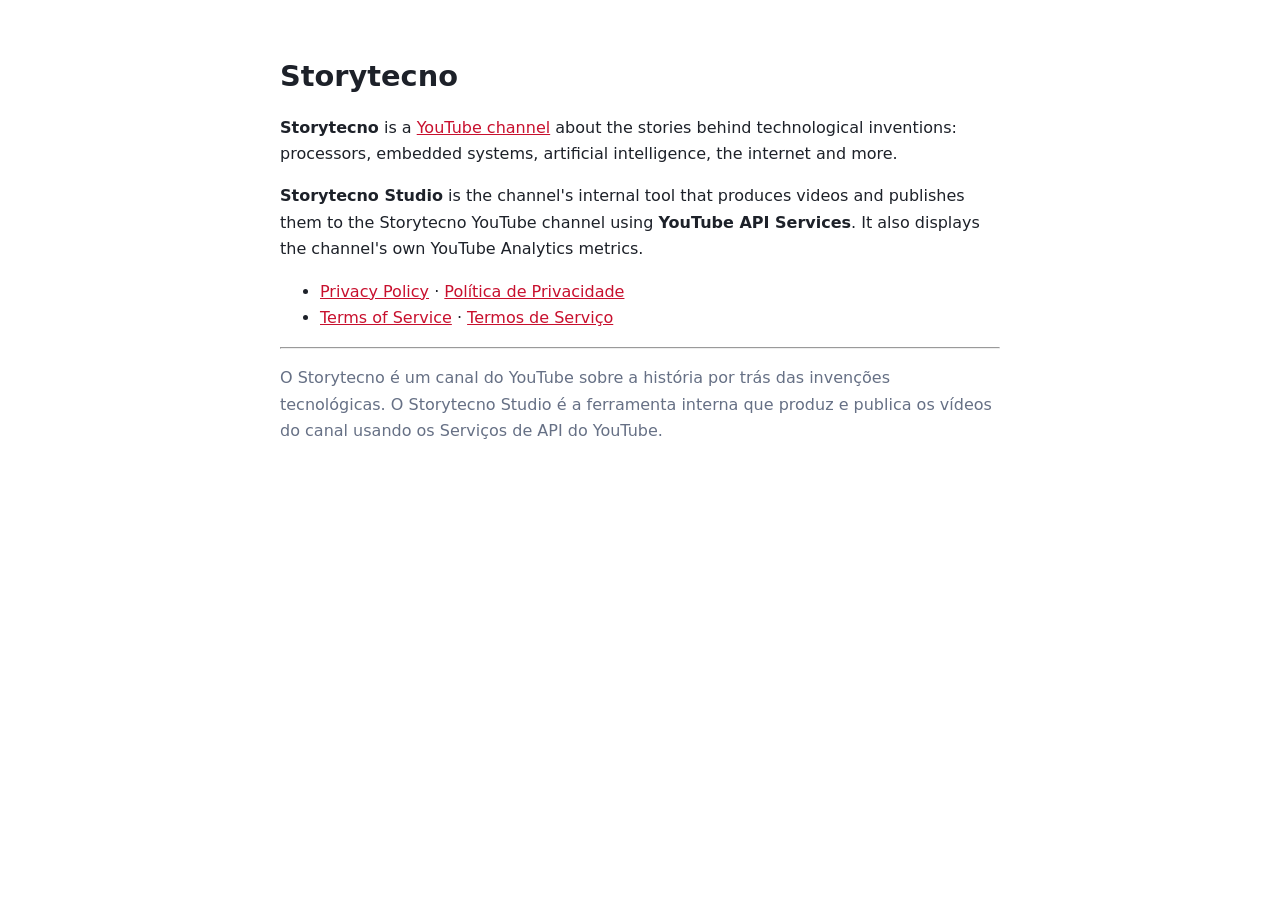
<file: index.html>
<!doctype html>
<html lang="en">
<head>
<meta charset="utf-8">
<meta name="viewport" content="width=device-width, initial-scale=1">
<title>Storytecno</title>
<link rel="stylesheet" href="style.css">
</head>
<body>
<main>
<h1>Storytecno</h1>
<p><b>Storytecno</b> is a <a href="https://www.youtube.com/channel/UCANfyL2QCPIx1k1WJ9EM_ew">YouTube channel</a>
about the stories behind technological inventions: processors, embedded systems, artificial intelligence,
the internet and more.</p>
<p><b>Storytecno Studio</b> is the channel's internal tool that produces videos and publishes them to the
Storytecno YouTube channel using <b>YouTube API Services</b>. It also displays the channel's own YouTube
Analytics metrics.</p>
<ul>
  <li><a href="privacy-en.html">Privacy Policy</a> · <a href="privacy.html">Política de Privacidade</a></li>
  <li><a href="terms-en.html">Terms of Service</a> · <a href="terms.html">Termos de Serviço</a></li>
</ul>
<hr>
<p class="muted">O Storytecno é um canal do YouTube sobre a história por trás das invenções tecnológicas.
O Storytecno Studio é a ferramenta interna que produz e publica os vídeos do canal usando os Serviços de
API do YouTube.</p>
</main>
</body>
</html>
</file>
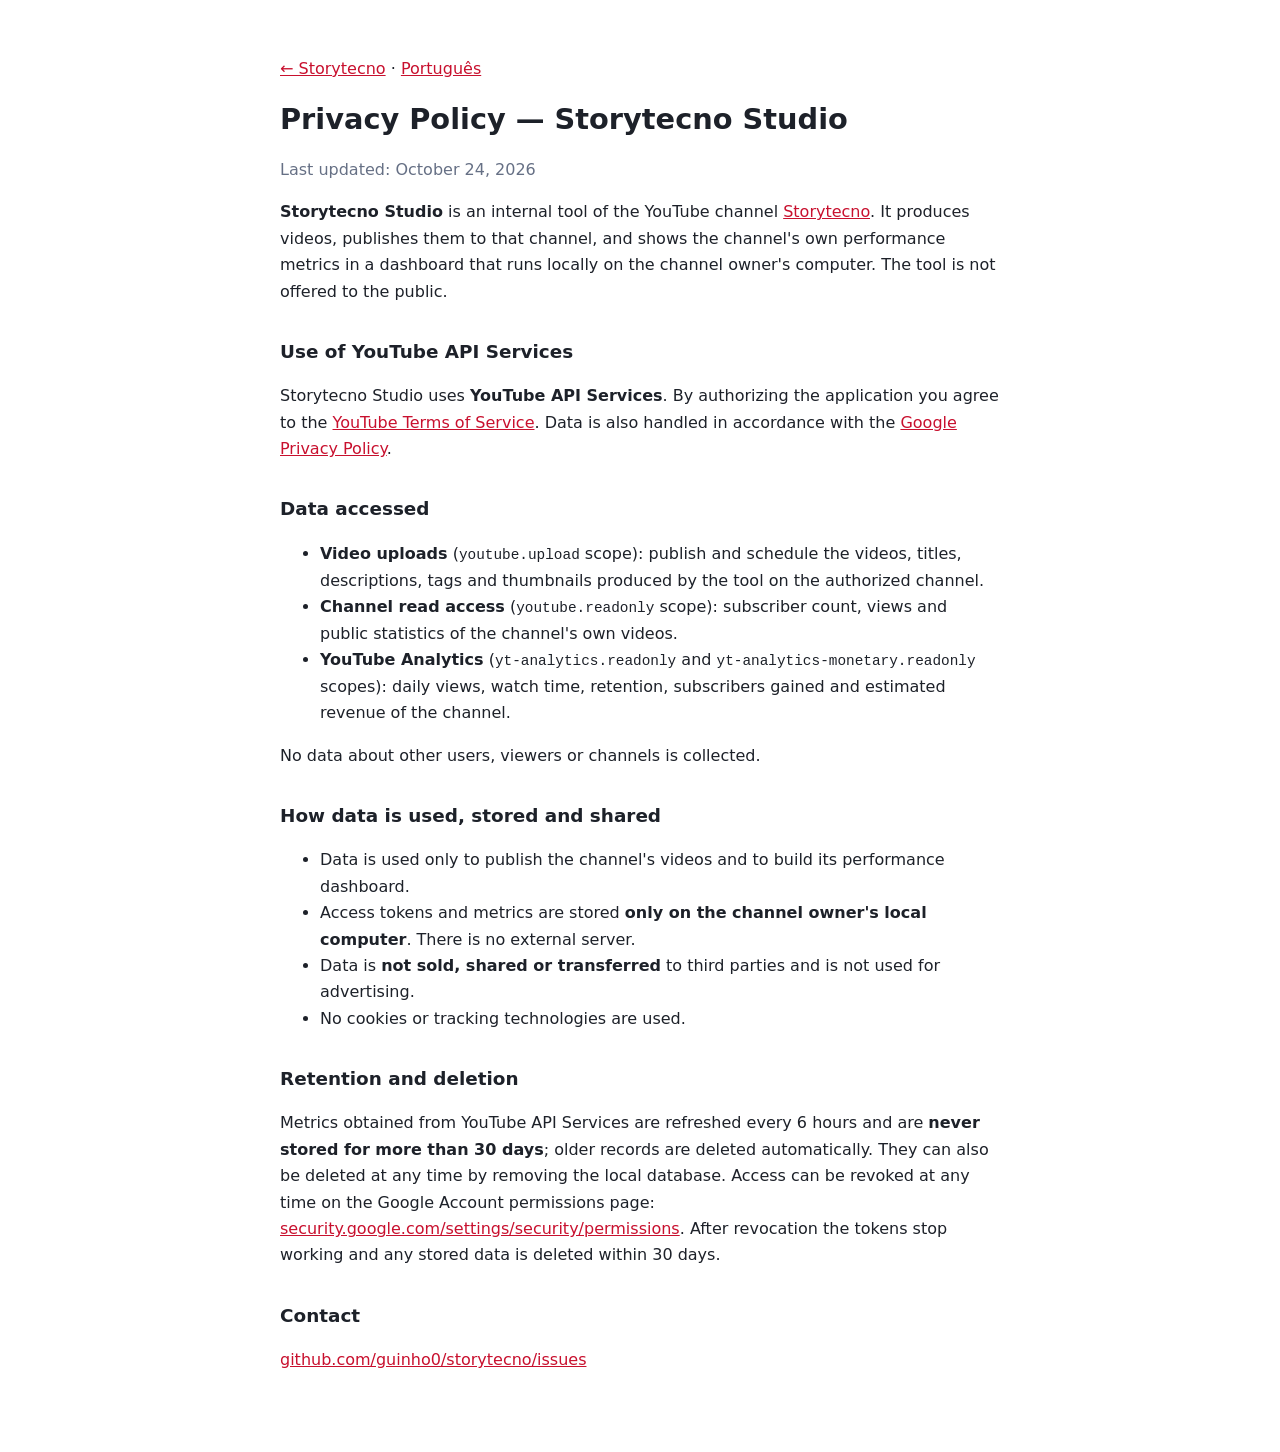
<file: privacy-en.html>
<!doctype html>
<html lang="en">
<head>
<meta charset="utf-8">
<meta name="viewport" content="width=device-width, initial-scale=1">
<title>Privacy Policy — Storytecno Studio</title>
<link rel="stylesheet" href="style.css">
</head>
<body>
<main>
<p><a href="index.html">← Storytecno</a> · <a href="privacy.html">Português</a></p>
<h1>Privacy Policy — Storytecno Studio</h1>
<p class="muted">Last updated: October 24, 2026</p>

<p><b>Storytecno Studio</b> is an internal tool of the YouTube channel
<a href="https://www.youtube.com/channel/UCANfyL2QCPIx1k1WJ9EM_ew">Storytecno</a>. It produces videos,
publishes them to that channel, and shows the channel's own performance metrics in a dashboard that runs
locally on the channel owner's computer. The tool is not offered to the public.</p>

<h2>Use of YouTube API Services</h2>
<p>Storytecno Studio uses <b>YouTube API Services</b>. By authorizing the application you agree to the
<a href="https://www.youtube.com/t/terms">YouTube Terms of Service</a>. Data is also handled in accordance
with the <a href="https://policies.google.com/privacy">Google Privacy Policy</a>.</p>

<h2>Data accessed</h2>
<ul>
  <li><b>Video uploads</b> (<code>youtube.upload</code> scope): publish and schedule the videos, titles,
      descriptions, tags and thumbnails produced by the tool on the authorized channel.</li>
  <li><b>Channel read access</b> (<code>youtube.readonly</code> scope): subscriber count, views and public
      statistics of the channel's own videos.</li>
  <li><b>YouTube Analytics</b> (<code>yt-analytics.readonly</code> and <code>yt-analytics-monetary.readonly</code>
      scopes): daily views, watch time, retention, subscribers gained and estimated revenue of the channel.</li>
</ul>
<p>No data about other users, viewers or channels is collected.</p>

<h2>How data is used, stored and shared</h2>
<ul>
  <li>Data is used only to publish the channel's videos and to build its performance dashboard.</li>
  <li>Access tokens and metrics are stored <b>only on the channel owner's local computer</b>. There is no
      external server.</li>
  <li>Data is <b>not sold, shared or transferred</b> to third parties and is not used for advertising.</li>
  <li>No cookies or tracking technologies are used.</li>
</ul>

<h2>Retention and deletion</h2>
<p>Metrics obtained from YouTube API Services are refreshed every 6 hours and are <b>never stored for more
than 30 days</b>; older records are deleted automatically. They can also be deleted at any time by removing
the local database. Access can be revoked at any time on the Google Account permissions page:
<a href="https://security.google.com/settings/security/permissions">security.google.com/settings/security/permissions</a>.
After revocation the tokens stop working and any stored data is deleted within 30 days.</p>

<h2>Contact</h2>
<p><a href="https://github.com/guinho0/storytecno/issues">github.com/guinho0/storytecno/issues</a></p>
</main>
</body>
</html>
</file>
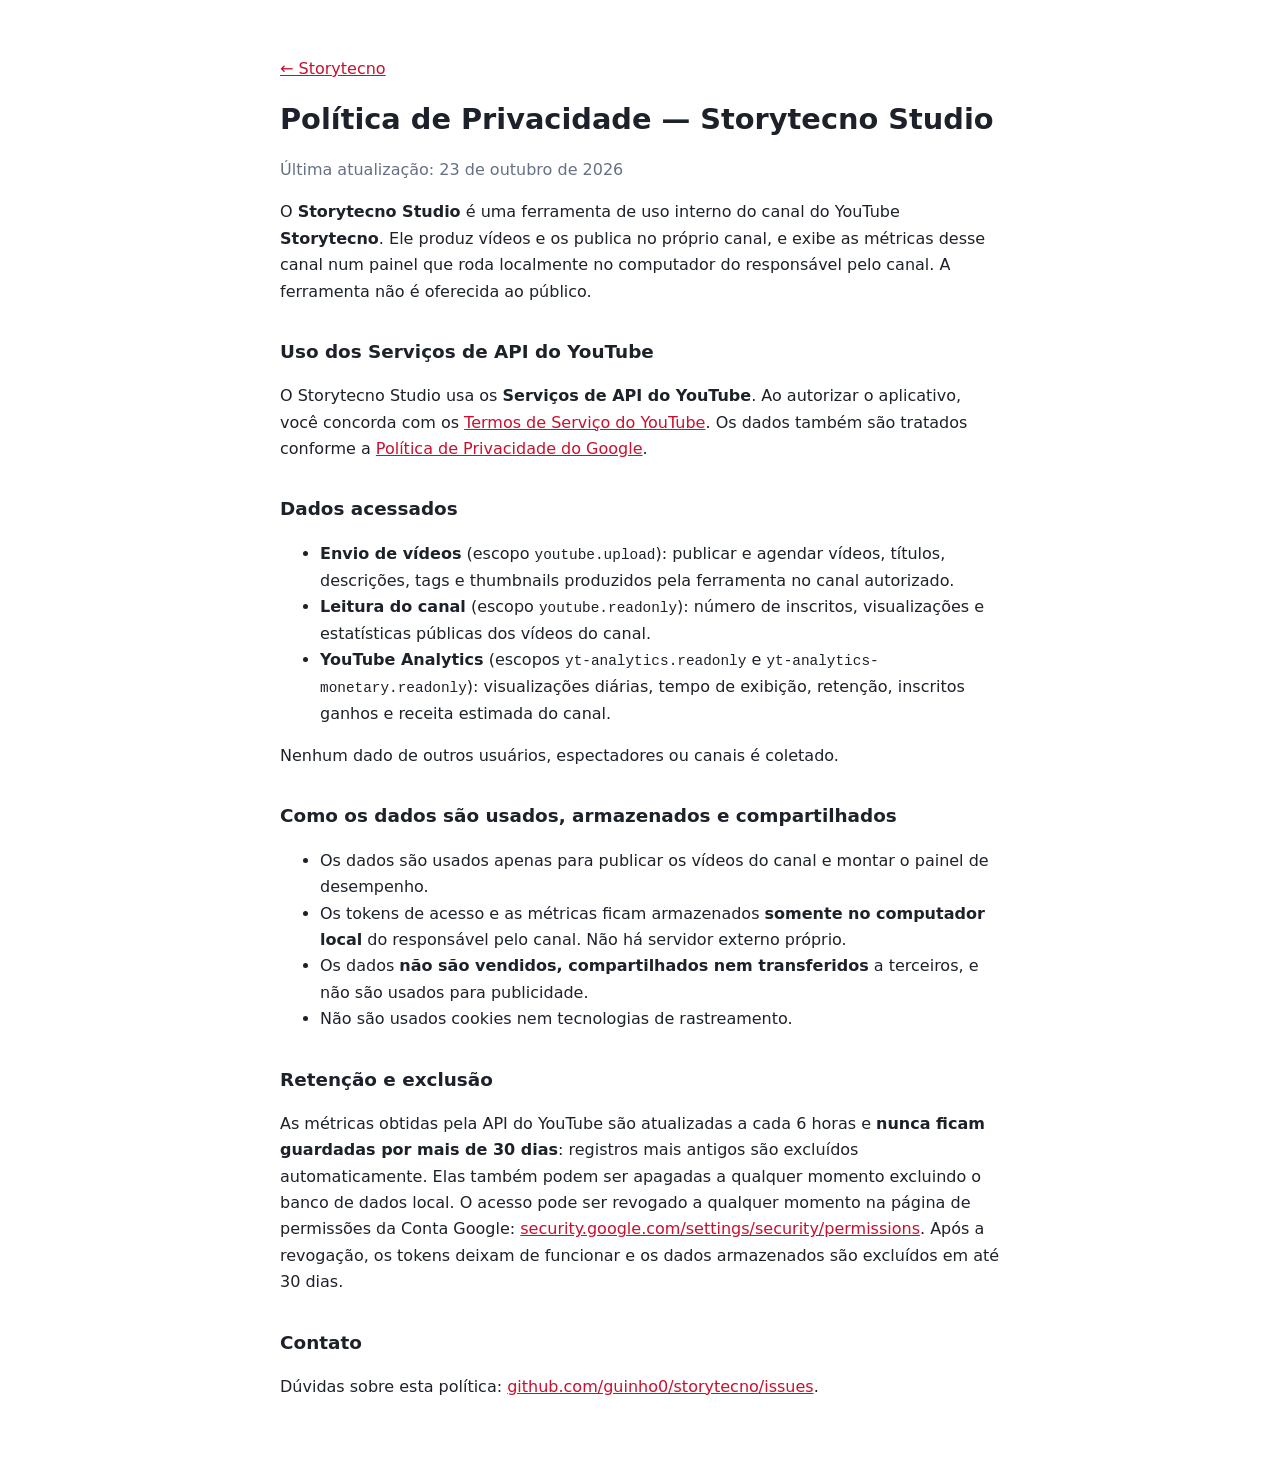
<file: privacy.html>
<!doctype html>
<html lang="pt-BR">
<head>
<meta charset="utf-8">
<meta name="viewport" content="width=device-width, initial-scale=1">
<title>Política de Privacidade — Storytecno Studio</title>
<link rel="stylesheet" href="style.css">
</head>
<body>
<main>
<p><a href="index.html">← Storytecno</a></p>
<h1>Política de Privacidade — Storytecno Studio</h1>
<p class="muted">Última atualização: 23 de outubro de 2026</p>

<p>O <b>Storytecno Studio</b> é uma ferramenta de uso interno do canal do YouTube <b>Storytecno</b>.
Ele produz vídeos e os publica no próprio canal, e exibe as métricas desse canal num painel
que roda localmente no computador do responsável pelo canal. A ferramenta não é oferecida ao público.</p>

<h2>Uso dos Serviços de API do YouTube</h2>
<p>O Storytecno Studio usa os <b>Serviços de API do YouTube</b>. Ao autorizar o aplicativo, você concorda
com os <a href="https://www.youtube.com/t/terms">Termos de Serviço do YouTube</a>. Os dados também são
tratados conforme a <a href="https://policies.google.com/privacy">Política de Privacidade do Google</a>.</p>

<h2>Dados acessados</h2>
<ul>
  <li><b>Envio de vídeos</b> (escopo <code>youtube.upload</code>): publicar e agendar vídeos, títulos,
      descrições, tags e thumbnails produzidos pela ferramenta no canal autorizado.</li>
  <li><b>Leitura do canal</b> (escopo <code>youtube.readonly</code>): número de inscritos, visualizações
      e estatísticas públicas dos vídeos do canal.</li>
  <li><b>YouTube Analytics</b> (escopos <code>yt-analytics.readonly</code> e
      <code>yt-analytics-monetary.readonly</code>): visualizações diárias, tempo de exibição, retenção,
      inscritos ganhos e receita estimada do canal.</li>
</ul>
<p>Nenhum dado de outros usuários, espectadores ou canais é coletado.</p>

<h2>Como os dados são usados, armazenados e compartilhados</h2>
<ul>
  <li>Os dados são usados apenas para publicar os vídeos do canal e montar o painel de desempenho.</li>
  <li>Os tokens de acesso e as métricas ficam armazenados <b>somente no computador local</b> do
      responsável pelo canal. Não há servidor externo próprio.</li>
  <li>Os dados <b>não são vendidos, compartilhados nem transferidos</b> a terceiros, e não são usados
      para publicidade.</li>
  <li>Não são usados cookies nem tecnologias de rastreamento.</li>
</ul>

<h2>Retenção e exclusão</h2>
<p>As métricas obtidas pela API do YouTube são atualizadas a cada 6 horas e <b>nunca ficam guardadas por
mais de 30 dias</b>: registros mais antigos são excluídos automaticamente. Elas também podem ser apagadas a
qualquer momento excluindo o banco de dados local. O acesso pode ser revogado a qualquer momento na página de
permissões da Conta Google:
<a href="https://security.google.com/settings/security/permissions">security.google.com/settings/security/permissions</a>.
Após a revogação, os tokens deixam de funcionar e os dados armazenados são excluídos em até 30 dias.</p>

<h2>Contato</h2>
<p>Dúvidas sobre esta política: <a href="https://github.com/guinho0/storytecno/issues">github.com/guinho0/storytecno/issues</a>.</p>
</main>
</body>
</html>
</file>
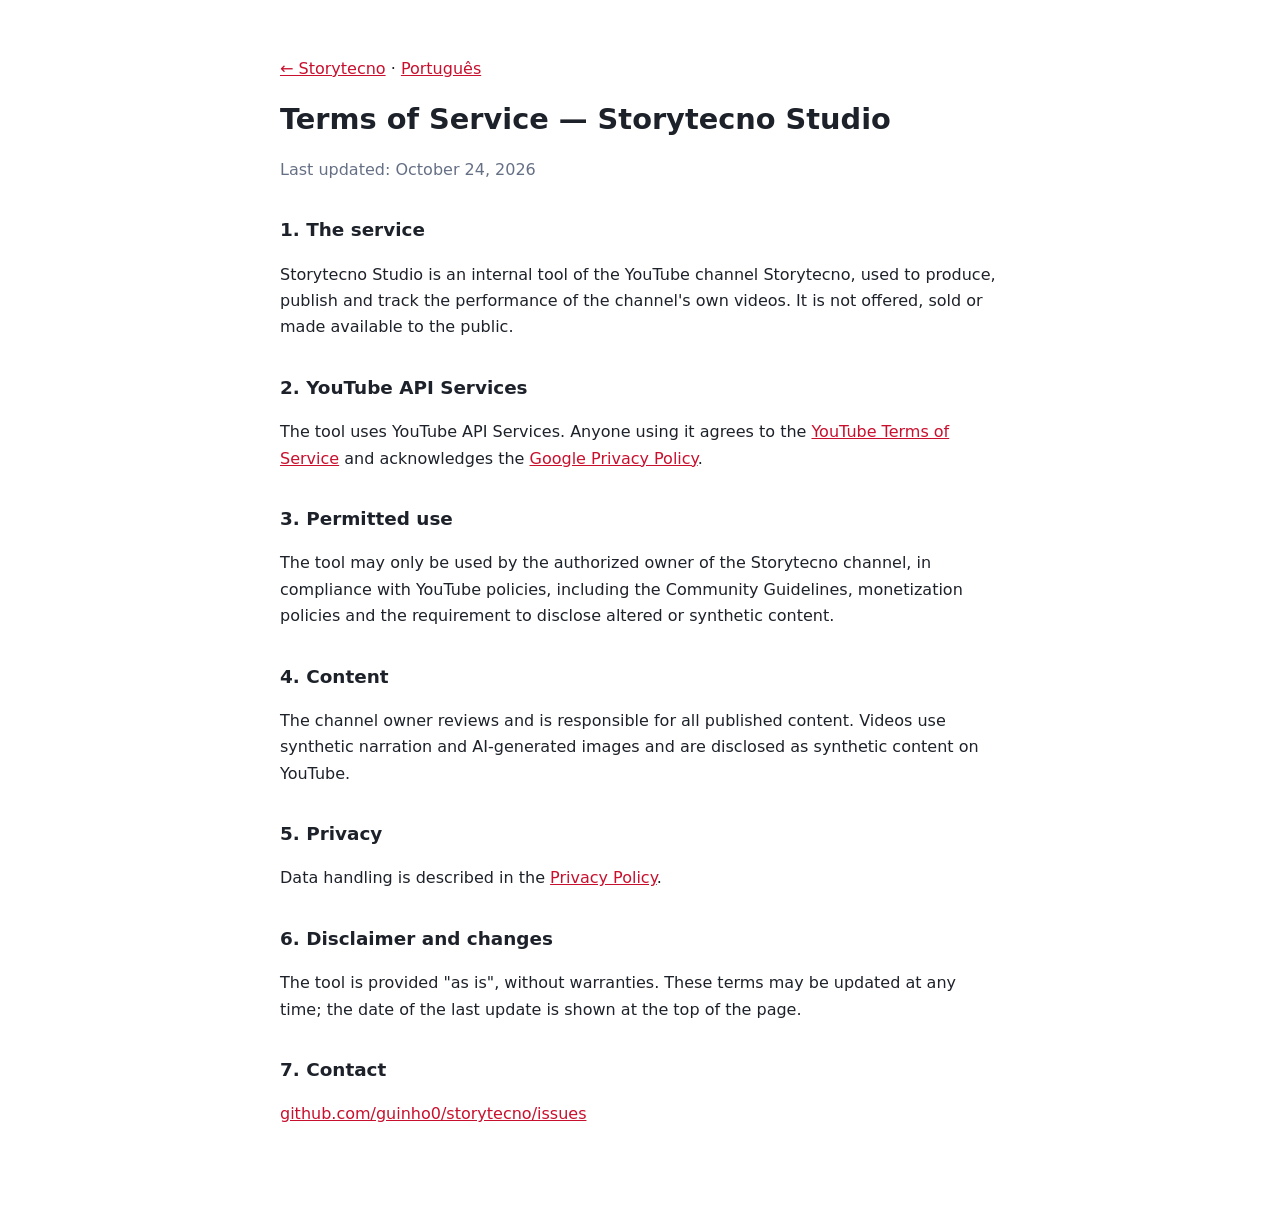
<file: terms-en.html>
<!doctype html>
<html lang="en">
<head>
<meta charset="utf-8">
<meta name="viewport" content="width=device-width, initial-scale=1">
<title>Terms of Service — Storytecno Studio</title>
<link rel="stylesheet" href="style.css">
</head>
<body>
<main>
<p><a href="index.html">← Storytecno</a> · <a href="terms.html">Português</a></p>
<h1>Terms of Service — Storytecno Studio</h1>
<p class="muted">Last updated: October 24, 2026</p>

<h2>1. The service</h2>
<p>Storytecno Studio is an internal tool of the YouTube channel Storytecno, used to produce, publish and
track the performance of the channel's own videos. It is not offered, sold or made available to the public.</p>

<h2>2. YouTube API Services</h2>
<p>The tool uses YouTube API Services. Anyone using it agrees to the
<a href="https://www.youtube.com/t/terms">YouTube Terms of Service</a> and acknowledges the
<a href="https://policies.google.com/privacy">Google Privacy Policy</a>.</p>

<h2>3. Permitted use</h2>
<p>The tool may only be used by the authorized owner of the Storytecno channel, in compliance with YouTube
policies, including the Community Guidelines, monetization policies and the requirement to disclose
altered or synthetic content.</p>

<h2>4. Content</h2>
<p>The channel owner reviews and is responsible for all published content. Videos use synthetic narration
and AI-generated images and are disclosed as synthetic content on YouTube.</p>

<h2>5. Privacy</h2>
<p>Data handling is described in the <a href="privacy-en.html">Privacy Policy</a>.</p>

<h2>6. Disclaimer and changes</h2>
<p>The tool is provided "as is", without warranties. These terms may be updated at any time; the date of
the last update is shown at the top of the page.</p>

<h2>7. Contact</h2>
<p><a href="https://github.com/guinho0/storytecno/issues">github.com/guinho0/storytecno/issues</a></p>
</main>
</body>
</html>
</file>
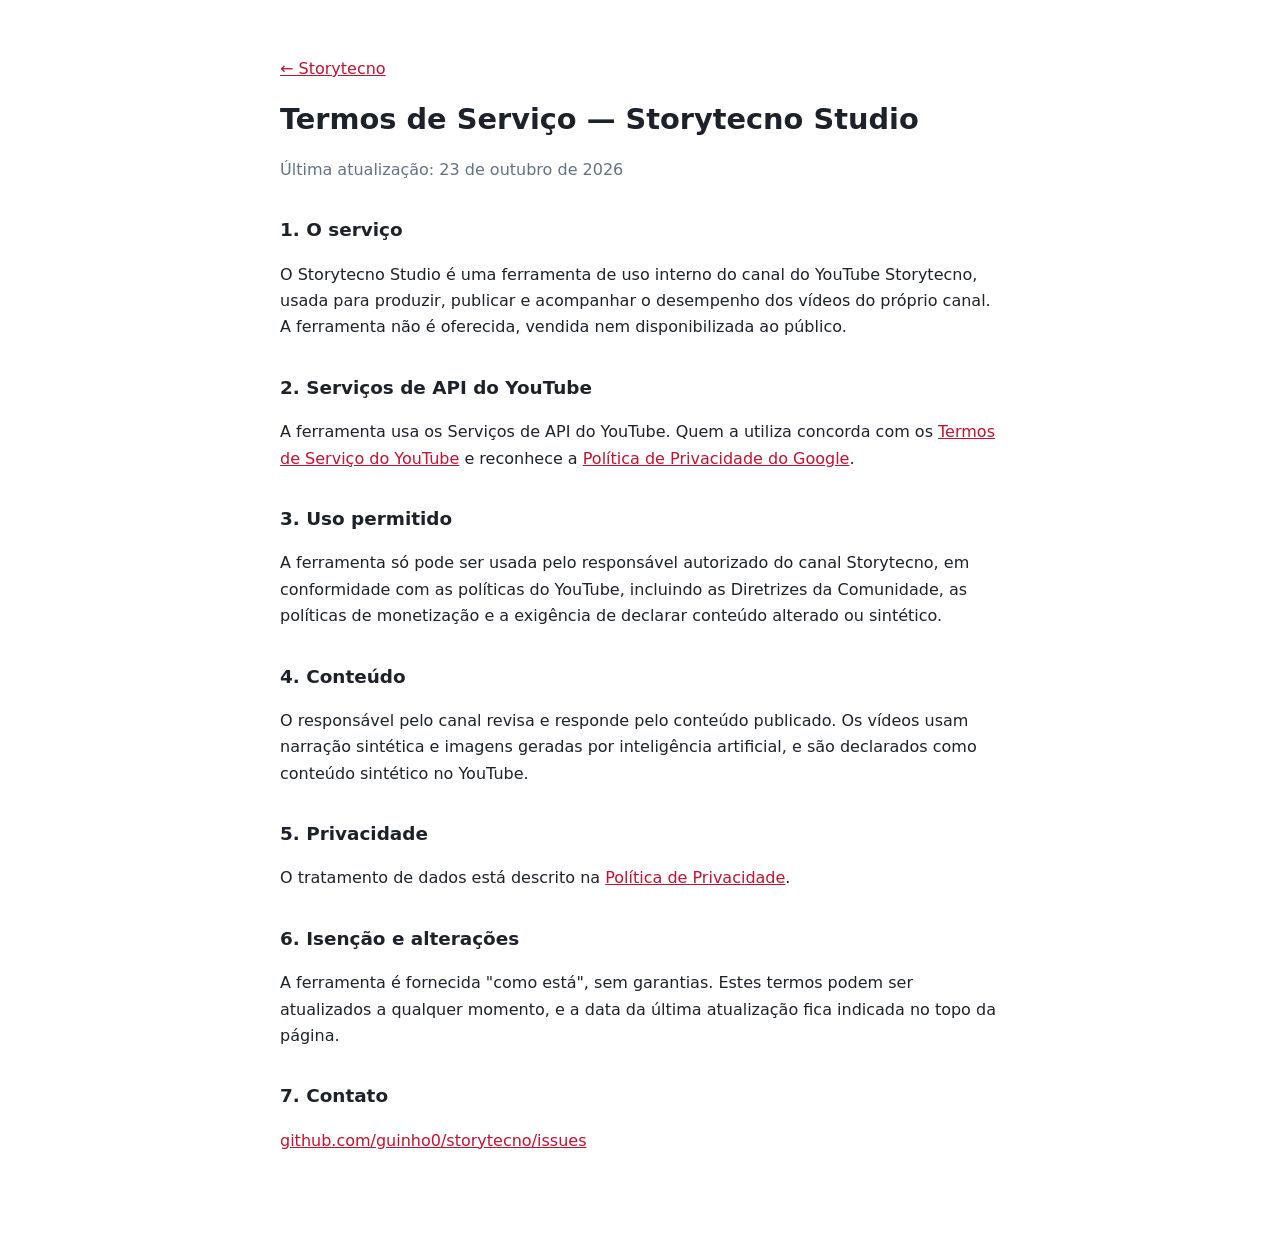
<file: terms.html>
<!doctype html>
<html lang="pt-BR">
<head>
<meta charset="utf-8">
<meta name="viewport" content="width=device-width, initial-scale=1">
<title>Termos de Serviço — Storytecno Studio</title>
<link rel="stylesheet" href="style.css">
</head>
<body>
<main>
<p><a href="index.html">← Storytecno</a></p>
<h1>Termos de Serviço — Storytecno Studio</h1>
<p class="muted">Última atualização: 23 de outubro de 2026</p>

<h2>1. O serviço</h2>
<p>O Storytecno Studio é uma ferramenta de uso interno do canal do YouTube Storytecno, usada para produzir,
publicar e acompanhar o desempenho dos vídeos do próprio canal. A ferramenta não é oferecida, vendida nem
disponibilizada ao público.</p>

<h2>2. Serviços de API do YouTube</h2>
<p>A ferramenta usa os Serviços de API do YouTube. Quem a utiliza concorda com os
<a href="https://www.youtube.com/t/terms">Termos de Serviço do YouTube</a> e reconhece a
<a href="https://policies.google.com/privacy">Política de Privacidade do Google</a>.</p>

<h2>3. Uso permitido</h2>
<p>A ferramenta só pode ser usada pelo responsável autorizado do canal Storytecno, em conformidade com as
políticas do YouTube, incluindo as Diretrizes da Comunidade, as políticas de monetização e a exigência de
declarar conteúdo alterado ou sintético.</p>

<h2>4. Conteúdo</h2>
<p>O responsável pelo canal revisa e responde pelo conteúdo publicado. Os vídeos usam narração sintética e
imagens geradas por inteligência artificial, e são declarados como conteúdo sintético no YouTube.</p>

<h2>5. Privacidade</h2>
<p>O tratamento de dados está descrito na <a href="privacy.html">Política de Privacidade</a>.</p>

<h2>6. Isenção e alterações</h2>
<p>A ferramenta é fornecida "como está", sem garantias. Estes termos podem ser atualizados a qualquer
momento, e a data da última atualização fica indicada no topo da página.</p>

<h2>7. Contato</h2>
<p><a href="https://github.com/guinho0/storytecno/issues">github.com/guinho0/storytecno/issues</a></p>
</main>
</body>
</html>
</file>
<file: style.css>
:root { color-scheme: light dark; --bg: #ffffff; --fg: #1d2129; --muted: #667085; --link: #c8102e; }
@media (prefers-color-scheme: dark) { :root { --bg: #0e1118; --fg: #e4e7ec; --muted: #98a2b3; --link: #ff5c74; } }
body { margin: 0; background: var(--bg); color: var(--fg); font: 16px/1.65 system-ui, -apple-system, "Segoe UI", sans-serif; }
main { max-width: 720px; margin: 0 auto; padding: 40px 16px 64px; }
h1 { font-size: 1.8rem; line-height: 1.25; }
h2 { font-size: 1.15rem; margin-top: 2rem; }
a { color: var(--link); }
code { font-size: .9em; }
.muted { color: var(--muted); }
</file>
